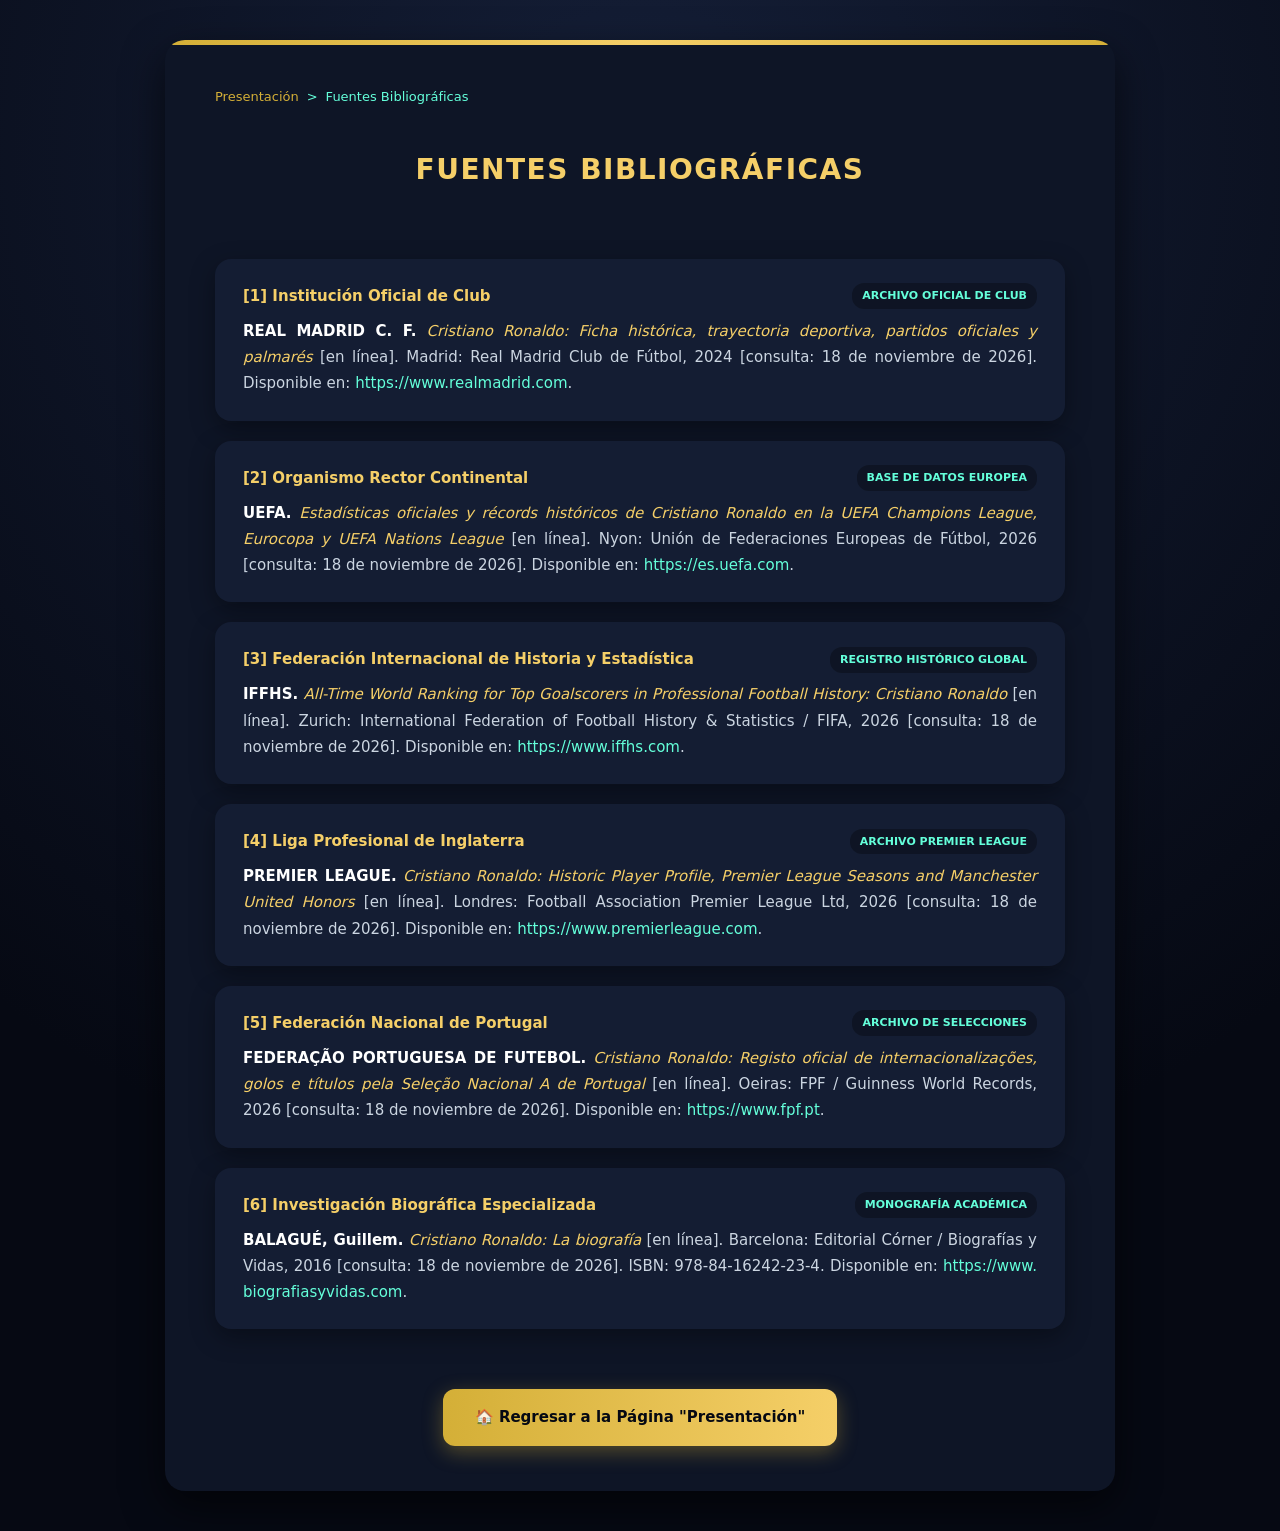
<file: Fuentes/Fuentes.html>
<!DOCTYPE html>
<html lang="es">
<head>
    <meta charset="UTF-8">
    <meta name="viewport" content="width=device-width, initial-scale=1.0">
    <title>Fuentes Bibliográficas - Norma ISO 690 | Informática II</title>
    <!-- Favicon Criterio 05 -->
    <link rel="icon" href="data:image/svg+xml,<svg xmlns=%22http://www.w3.org/2000/svg%22 viewBox=%220 0 100 100%22><text y=%22.9em%22 font-size=%2290%22>⚽</text></svg>">
    <!-- Estilo CSS Externo Criterio 06 -->
    <link rel="stylesheet" href="estilo.css">
</head>
<body>
    <div class="fuentes-container">
        <!-- Migas de pan de navegación -->
        <nav class="breadcrumb">
            <a href="../Presentacion/Presentacion.html">Presentación</a> &gt; <span>Fuentes Bibliográficas</span>
        </nav>

        <!-- Cabecera con TÍTULO CENTRADO obligatorio (Diapositiva 12) -->
        <header class="header-fuentes">
            <h1>Fuentes bibliográficas</h1>
        </header>

        <!-- LISTA DE FUENTES CON ANCLAS PARA HIPERENLACES DIRECTOS -->
        <main class="referencias-list">
            <!-- Referencia [1] -->
            <article class="referencia-card" id="ref1">
                <div class="referencia-header">
                    <span class="referencia-num">[1] Institución Oficial de Club</span>
                    <span class="referencia-tipo">Archivo Oficial de Club</span>
                </div>
                <p>
                    <strong>REAL MADRID C. F.</strong> <em>Cristiano Ronaldo: Ficha histórica, trayectoria deportiva, partidos oficiales y palmarés</em> [en línea]. Madrid: Real Madrid Club de Fútbol, 2024 [consulta: 18 de noviembre de 2026]. Disponible en: <a href="https://www.realmadrid.com/es-ES/el-club/historia/jugadores-de-leyenda-futbol/cristiano-ronaldo-dos-santos-aveiro" target="_blank" rel="noopener noreferrer">https://www.realmadrid.com</a>.
                </p>
            </article>

            <!-- Referencia [2] -->
            <article class="referencia-card" id="ref2">
                <div class="referencia-header">
                    <span class="referencia-num">[2] Organismo Rector Continental</span>
                    <span class="referencia-tipo">Base de Datos Europea</span>
                </div>
                <p>
                    <strong>UEFA.</strong> <em>Estadísticas oficiales y récords históricos de Cristiano Ronaldo en la UEFA Champions League, Eurocopa y UEFA Nations League</em> [en línea]. Nyon: Unión de Federaciones Europeas de Fútbol, 2026 [consulta: 18 de noviembre de 2026]. Disponible en: <a href="https://es.uefa.com/uefachampionsleague/news/0253-0d822660d0dd-ba339adbe2e0-1000--los-records-de-cristiano-ronaldo/" target="_blank" rel="noopener noreferrer">https://es.uefa.com</a>.
                </p>
            </article>

            <!-- Referencia [3] -->
            <article class="referencia-card" id="ref3">
                <div class="referencia-header">
                    <span class="referencia-num">[3] Federación Internacional de Historia y Estadística</span>
                    <span class="referencia-tipo">Registro Histórico Global</span>
                </div>
                <p>
                    <strong>IFFHS.</strong> <em>All-Time World Ranking for Top Goalscorers in Professional Football History: Cristiano Ronaldo</em> [en línea]. Zurich: International Federation of Football History & Statistics / FIFA, 2026 [consulta: 18 de noviembre de 2026]. Disponible en: <a href="https://www.iffhs.com/posts/3012" target="_blank" rel="noopener noreferrer">https://www.iffhs.com</a>.
                </p>
            </article>

            <!-- Referencia [4] -->
            <article class="referencia-card" id="ref4">
                <div class="referencia-header">
                    <span class="referencia-num">[4] Liga Profesional de Inglaterra</span>
                    <span class="referencia-tipo">Archivo Premier League</span>
                </div>
                <p>
                    <strong>PREMIER LEAGUE.</strong> <em>Cristiano Ronaldo: Historic Player Profile, Premier League Seasons and Manchester United Honors</em> [en línea]. Londres: Football Association Premier League Ltd, 2026 [consulta: 18 de noviembre de 2026]. Disponible en: <a href="https://www.premierleague.com/players/2522/Cristiano-Ronaldo/overview" target="_blank" rel="noopener noreferrer">https://www.premierleague.com</a>.
                </p>
            </article>

            <!-- Referencia [5] -->
            <article class="referencia-card" id="ref5">
                <div class="referencia-header">
                    <span class="referencia-num">[5] Federación Nacional de Portugal</span>
                    <span class="referencia-tipo">Archivo de Selecciones</span>
                </div>
                <p>
                    <strong>FEDERAÇÃO PORTUGUESA DE FUTEBOL.</strong> <em>Cristiano Ronaldo: Registo oficial de internacionalizações, golos e títulos pela Seleção Nacional A de Portugal</em> [en línea]. Oeiras: FPF / Guinness World Records, 2026 [consulta: 18 de noviembre de 2026]. Disponible en: <a href="https://www.fpf.pt/pt/Selecoes/Futebol-Masculino/Selecao-A/Jogadores/jogador/712053" target="_blank" rel="noopener noreferrer">https://www.fpf.pt</a>.
                </p>
            </article>

            <!-- Referencia [6] -->
            <article class="referencia-card" id="ref6">
                <div class="referencia-header">
                    <span class="referencia-num">[6] Investigación Biográfica Especializada</span>
                    <span class="referencia-tipo">Monografía Académica</span>
                </div>
                <p>
                    <strong>BALAGUÉ, Guillem.</strong> <em>Cristiano Ronaldo: La biografía</em> [en línea]. Barcelona: Editorial Córner / Biografías y Vidas, 2016 [consulta: 18 de noviembre de 2026]. ISBN: 978-84-16242-23-4. Disponible en: <a href="https://www.biografiasyvidas.com/biografia/r/ronaldo_cristiano.htm" target="_blank" rel="noopener noreferrer">https://www.biografiasyvidas.com</a>.
                </p>
            </article>
        </main>

        <!-- BOTÓN DE RETORNO ESTRICTO A LA PRESENTACIÓN (Diapositivas 10, 12 y 13) -->
        <footer class="btn-container">
            <a href="../Presentacion/Presentacion.html" class="btn-regresar">
                🏠 Regresar a la Página "Presentación"
            </a>
        </footer>
    </div>
</body>
</html>
</file>
<file: Fuentes/estilo.css>
/* ==========================================================================
   ESTILOS EXTERNOS - PÁGINA DE FUENTES BIBLIOGRÁFICAS (UNE-ISO 690)
   Universidad Nacional de la Amazonía Peruana - FISI
   Edición Temática CR7 (Diseño sin bordes, estética formal académica)
   Cumple Criterio 06 de la Rúbrica (Mínimo 5 reglas CSS externas)
   ========================================================================== */

:root {
    --bg-dark: #060913;
    --bg-card: #0e1526;
    --bg-surface: #141d33;
    --bg-surface-hover: #1c2847;
    --gold: #d4af37;
    --gold-light: #f5cf68;
    --cyan: #64ffda;
    --text-primary: #f8fafc;
    --text-secondary: #cbd5e1;
    --text-muted: #94a3b8;
    --shadow-card: 0 15px 40px rgba(0, 0, 0, 0.6);
    --shadow-item: 0 8px 25px rgba(0, 0, 0, 0.35);
}

* {
    box-sizing: border-box;
    margin: 0;
    padding: 0;
}

body {
    font-family: 'Segoe UI', system-ui, -apple-system, sans-serif;
    background: radial-gradient(circle at 50% 10%, #151f38 0%, #060913 70%);
    color: var(--text-primary);
    line-height: 1.8;
    padding: 40px 20px;
    display: flex;
    justify-content: center;
    align-items: center;
    min-height: 100vh;
}

.fuentes-container {
    max-width: 950px;
    width: 100%;
    background: var(--bg-card);
    border-radius: 20px;
    box-shadow: var(--shadow-card);
    border: none;
    padding: 45px 50px;
    position: relative;
    overflow: hidden;
}

/* Franja superior temática dorada */
.fuentes-container::before {
    content: '';
    position: absolute;
    top: 0;
    left: 0;
    right: 0;
    height: 5px;
    background: linear-gradient(90deg, #d4af37, #f5cf68, #d4af37);
}

.breadcrumb {
    font-size: 13px;
    color: var(--cyan);
    margin-bottom: 25px;
    padding-bottom: 12px;
    border: none;
    display: flex;
    align-items: center;
    gap: 8px;
}

.breadcrumb a {
    color: var(--gold);
    text-decoration: none;
    transition: color 0.2s;
}

.breadcrumb a:hover {
    color: var(--gold-light);
    text-decoration: underline;
}

.header-fuentes {
    text-align: center;
    margin-bottom: 35px;
    padding-bottom: 20px;
    border: none;
}

/* TÍTULO CENTRADO OBLIGATORIO SEGÚN RÚBRICA (Diapositiva 12) */
.header-fuentes h1 {
    color: var(--gold-light);
    font-size: 28px;
    text-transform: uppercase;
    letter-spacing: 1.5px;
    margin-bottom: 8px;
    text-align: center;
    font-weight: 800;
}

.header-fuentes p {
    font-size: 15px;
    color: var(--text-secondary);
}

.norma-badge {
    display: inline-block;
    background: rgba(100, 255, 218, 0.12);
    color: var(--cyan);
    padding: 6px 16px;
    border-radius: 20px;
    font-size: 12px;
    font-weight: 700;
    margin-top: 12px;
    letter-spacing: 0.8px;
    border: none;
}

.referencias-list {
    display: flex;
    flex-direction: column;
    gap: 20px;
    margin-bottom: 40px;
}

/* Tarjeta de Referencia sin bordes rígidos */
.referencia-card {
    background: var(--bg-surface);
    padding: 24px 28px;
    border-radius: 16px;
    border: none;
    box-shadow: var(--shadow-item);
    transition: transform 0.25s ease, background 0.25s ease, box-shadow 0.25s ease;
}

.referencia-card:hover {
    transform: translateY(-2px);
    background: var(--bg-surface-hover);
    box-shadow: 0 10px 30px rgba(0, 0, 0, 0.45);
}

.referencia-card:target {
    background: rgba(31, 64, 104, 0.8);
    box-shadow: 0 0 25px rgba(212, 175, 55, 0.45);
}

.referencia-header {
    display: flex;
    align-items: center;
    justify-content: space-between;
    margin-bottom: 8px;
}

.referencia-num {
    font-weight: 800;
    color: var(--gold-light);
    font-size: 15px;
}

.referencia-tipo {
    font-size: 11px;
    color: var(--cyan);
    background: rgba(0, 0, 0, 0.3);
    padding: 3px 10px;
    border-radius: 12px;
    font-weight: 600;
    text-transform: uppercase;
}

.referencia-card p {
    font-size: 15px;
    color: var(--text-secondary);
    text-align: justify;
    line-height: 1.75;
}

.referencia-card strong {
    color: #ffffff;
    font-weight: 700;
}

.referencia-card em {
    color: var(--gold-light);
    font-style: italic;
}

.referencia-card a {
    color: var(--cyan);
    text-decoration: none;
    word-break: break-all;
    font-weight: 500;
    transition: color 0.2s;
}

.referencia-card a:hover {
    color: #ffffff;
    text-decoration: underline;
}

.btn-container {
    text-align: center;
    padding-top: 20px;
    border: none;
}

.btn-regresar {
    display: inline-flex;
    align-items: center;
    gap: 10px;
    background: linear-gradient(90deg, #d4af37, #f5cf68);
    color: #060913;
    text-decoration: none;
    padding: 15px 32px;
    border-radius: 12px;
    font-weight: 800;
    font-size: 15px;
    border: none;
    box-shadow: 0 6px 20px rgba(212, 175, 55, 0.35);
    transition: all 0.25s ease;
}

.btn-regresar:hover {
    background: #ffffff;
    color: #060913;
    transform: translateY(-2px);
    box-shadow: 0 10px 25px rgba(255, 255, 255, 0.45);
}

@media (max-width: 768px) {
    .fuentes-container {
        padding: 30px 20px;
    }
}
</file>
